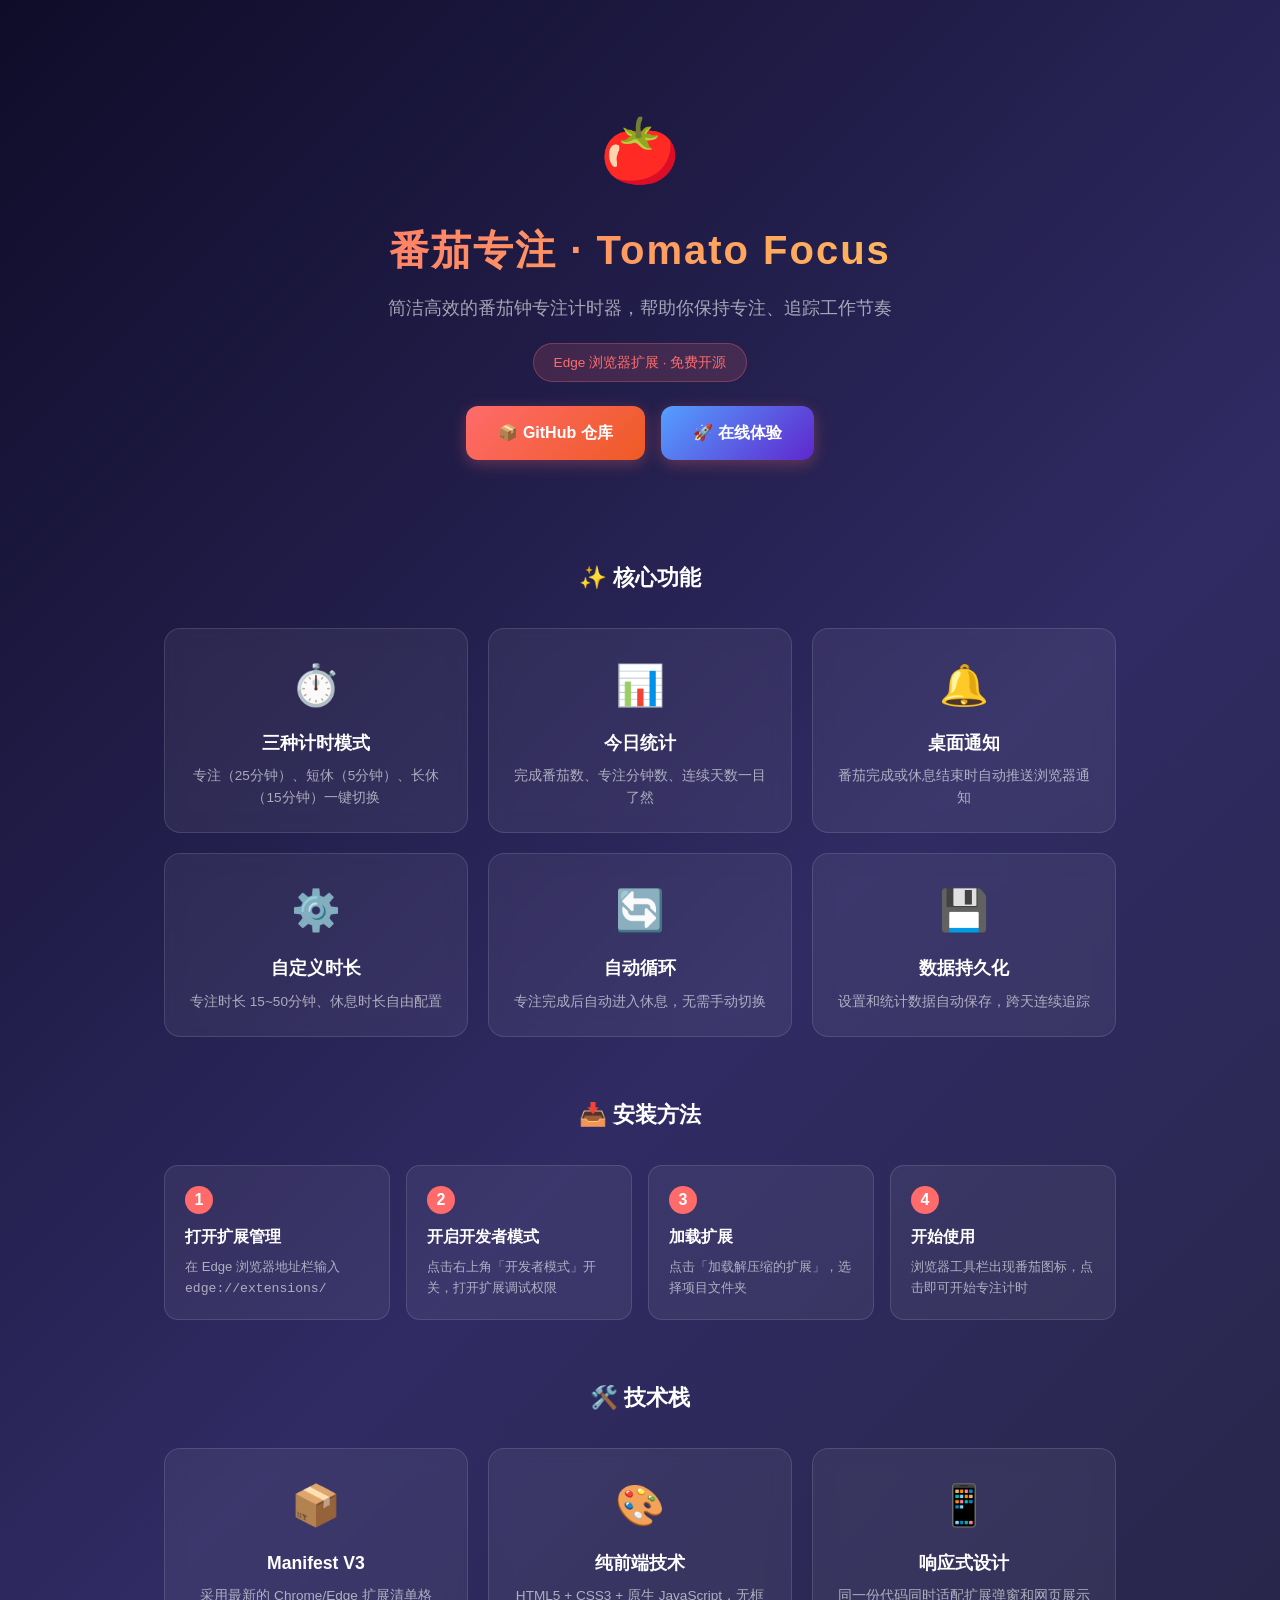
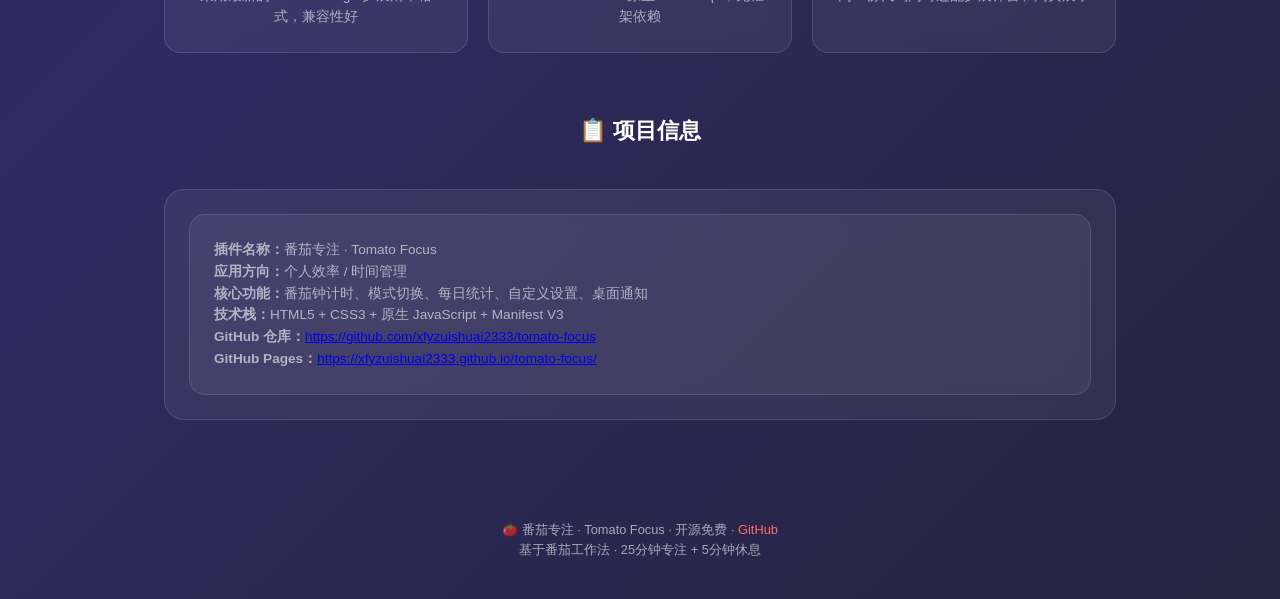
<file: docs/index.html>
<!DOCTYPE html>
<html lang="zh-CN">
<head>
  <meta charset="UTF-8">
  <meta name="viewport" content="width=device-width, initial-scale=1.0">
  <title>番茄专注 · Tomato Focus — Edge 浏览器插件</title>
  <style>
    :root {
      --bg: #0f0c29;
      --bg-mid: #302b63;
      --bg-end: #24243e;
      --card-bg: rgba(255,255,255,0.06);
      --card-border: rgba(255,255,255,0.12);
      --text: #fff;
      --text-muted: rgba(255,255,255,0.6);
      --accent: #ff6b6b;
      --accent2: #feca57;
      --work: #ff6b6b;
      --break: #1dd1a1;
      --long: #54a0ff;
    }
    * { margin:0; padding:0; box-sizing:border-box; }
    body {
      font-family: -apple-system, BlinkMacSystemFont, "PingFang SC", "Microsoft YaHei", sans-serif;
      background: linear-gradient(135deg, var(--bg) 0%, var(--bg-mid) 50%, var(--bg-end) 100%);
      color: var(--text);
      min-height: 100vh;
      line-height: 1.6;
    }
    .container { max-width: 1000px; margin:0 auto; padding: 40px 24px 60px; }

    /* 头部 */
    .hero { text-align: center; padding: 60px 0 40px; }
    .hero-logo { font-size: 4rem; margin-bottom: 16px; }
    .hero h1 {
      font-size: 2.5rem; font-weight: 800; letter-spacing: 2px;
      background: linear-gradient(120deg, var(--accent), var(--accent2), var(--accent));
      background-size: 200% auto;
      -webkit-background-clip: text; background-clip: text;
      -webkit-text-fill-color: transparent;
      animation: shine 4s linear infinite;
    }
    @keyframes shine { to { background-position: 200% center; } }
    .hero p { font-size: 1.1rem; color: var(--text-muted); margin-top: 12px; }
    .hero-badge {
      display: inline-block; margin-top: 20px; padding: 8px 20px;
      background: rgba(255,107,107,0.15); border: 1px solid rgba(255,107,107,0.3);
      border-radius: 20px; font-size: 0.85rem; color: var(--accent);
    }

    /* 按钮 */
    .cta {
      display: inline-block; margin-top: 24px;
      padding: 14px 32px; border-radius: 12px;
      background: linear-gradient(135deg, var(--accent), #ee5a24);
      color: #fff; font-size: 1rem; font-weight: 700;
      text-decoration: none; box-shadow: 0 4px 15px rgba(255,107,107,0.3);
      transition: all 0.3s;
    }
    .cta:hover { transform: translateY(-2px); box-shadow: 0 6px 25px rgba(255,107,107,0.4); }

    /* 功能卡片 */
    .section-title {
      font-size: 1.4rem; font-weight: 700; text-align: center;
      margin: 60px 0 32px;
    }
    .features { display: grid; grid-template-columns: repeat(auto-fit, minmax(260px,1fr)); gap: 20px; }
    .feature-card {
      background: var(--card-bg); border: 1px solid var(--card-border);
      border-radius: 16px; padding: 24px; text-align: center;
      backdrop-filter: blur(10px); transition: transform 0.3s;
    }
    .feature-card:hover { transform: translateY(-4px); }
    .feature-icon { font-size: 2.5rem; margin-bottom: 12px; }
    .feature-card h3 { font-size: 1.1rem; margin-bottom: 8px; }
    .feature-card p { font-size: 0.85rem; color: var(--text-muted); }

    /* 截图展示 */
    .screenshot-section {
      background: var(--card-bg); border: 1px solid var(--card-border);
      border-radius: 20px; padding: 24px; margin-top: 40px;
      text-align: center;
    }
    .screenshot-section h2 { font-size: 1.3rem; margin-bottom: 16px; }
    .screenshot-frame {
      background: #000; border-radius: 16px; padding: 8px;
      display: inline-block; max-width: 100%;
    }
    .screenshot-frame img {
      border-radius: 12px; max-width: 100%; display: block;
    }

    /* 安装步骤 */
    .steps { display: grid; grid-template-columns: repeat(auto-fit, minmax(200px,1fr)); gap: 16px; margin-top: 32px; }
    .step-card {
      background: var(--card-bg); border: 1px solid var(--card-border);
      border-radius: 14px; padding: 20px;
    }
    .step-num {
      display: inline-block; width: 28px; height: 28px;
      background: var(--accent); border-radius: 50%;
      text-align: center; line-height: 28px; font-weight: 700;
      margin-bottom: 10px;
    }
    .step-card h4 { font-size: 1rem; margin-bottom: 6px; }
    .step-card p { font-size: 0.82rem; color: var(--text-muted); }

    /* 页脚 */
    footer { text-align: center; padding: 40px 0; font-size: 0.8rem; color: var(--text-muted); }
    footer a { color: var(--accent); text-decoration: none; }
  </style>
</head>
<body>
  <div class="container">
    <!-- 头部 -->
    <section class="hero">
      <div class="hero-logo">🍅</div>
      <h1>番茄专注 · Tomato Focus</h1>
      <p>简洁高效的番茄钟专注计时器，帮助你保持专注、追踪工作节奏</p>
      <div class="hero-badge">Edge 浏览器扩展 · 免费开源</div>
      <br>
      <a class="cta" href="https://github.com/xfyzuishuai2333/tomato-focus" target="_blank">📦 GitHub 仓库</a>
      <a class="cta" href="https://xfyzuishuai2333.github.io/tomato-focus/popup.html" target="_blank" style="margin-left:12px;background:linear-gradient(135deg,#54a0ff,#5f27cd);">🚀 在线体验</a>
    </section>

    <!-- 功能介绍 -->
    <h2 class="section-title">✨ 核心功能</h2>
    <div class="features">
      <div class="feature-card">
        <div class="feature-icon">⏱️</div>
        <h3>三种计时模式</h3>
        <p>专注（25分钟）、短休（5分钟）、长休（15分钟）一键切换</p>
      </div>
      <div class="feature-card">
        <div class="feature-icon">📊</div>
        <h3>今日统计</h3>
        <p>完成番茄数、专注分钟数、连续天数一目了然</p>
      </div>
      <div class="feature-card">
        <div class="feature-icon">🔔</div>
        <h3>桌面通知</h3>
        <p>番茄完成或休息结束时自动推送浏览器通知</p>
      </div>
      <div class="feature-card">
        <div class="feature-icon">⚙️</div>
        <h3>自定义时长</h3>
        <p>专注时长 15~50分钟、休息时长自由配置</p>
      </div>
      <div class="feature-card">
        <div class="feature-icon">🔄</div>
        <h3>自动循环</h3>
        <p>专注完成后自动进入休息，无需手动切换</p>
      </div>
      <div class="feature-card">
        <div class="feature-icon">💾</div>
        <h3>数据持久化</h3>
        <p>设置和统计数据自动保存，跨天连续追踪</p>
      </div>
    </div>

    <!-- 安装步骤 -->
    <h2 class="section-title">📥 安装方法</h2>
    <div class="steps">
      <div class="step-card">
        <div class="step-num">1</div>
        <h4>打开扩展管理</h4>
        <p>在 Edge 浏览器地址栏输入 <code>edge://extensions/</code></p>
      </div>
      <div class="step-card">
        <div class="step-num">2</div>
        <h4>开启开发者模式</h4>
        <p>点击右上角「开发者模式」开关，打开扩展调试权限</p>
      </div>
      <div class="step-card">
        <div class="step-num">3</div>
        <h4>加载扩展</h4>
        <p>点击「加载解压缩的扩展」，选择项目文件夹</p>
      </div>
      <div class="step-card">
        <div class="step-num">4</div>
        <h4>开始使用</h4>
        <p>浏览器工具栏出现番茄图标，点击即可开始专注计时</p>
      </div>
    </div>

    <!-- 技术栈 -->
    <h2 class="section-title">🛠️ 技术栈</h2>
    <div class="features">
      <div class="feature-card">
        <div class="feature-icon">📦</div>
        <h3>Manifest V3</h3>
        <p>采用最新的 Chrome/Edge 扩展清单格式，兼容性好</p>
      </div>
      <div class="feature-card">
        <div class="feature-icon">🎨</div>
        <h3>纯前端技术</h3>
        <p>HTML5 + CSS3 + 原生 JavaScript，无框架依赖</p>
      </div>
      <div class="feature-card">
        <div class="feature-icon">📱</div>
        <h3>响应式设计</h3>
        <p>同一份代码同时适配扩展弹窗和网页展示</p>
      </div>
    </div>

    <!-- 项目信息 -->
    <h2 class="section-title">📋 项目信息</h2>
    <div class="screenshot-section">
      <div class="feature-card" style="text-align:left;">
        <p><strong>插件名称：</strong>番茄专注 · Tomato Focus</p>
        <p><strong>应用方向：</strong>个人效率 / 时间管理</p>
        <p><strong>核心功能：</strong>番茄钟计时、模式切换、每日统计、自定义设置、桌面通知</p>
        <p><strong>技术栈：</strong>HTML5 + CSS3 + 原生 JavaScript + Manifest V3</p>
        <p><strong>GitHub 仓库：</strong><a href="https://github.com/xfyzuishuai2333/tomato-focus" target="_blank">https://github.com/xfyzuishuai2333/tomato-focus</a></p>
        <p><strong>GitHub Pages：</strong><a href="https://xfyzuishuai2333.github.io/tomato-focus/" target="_blank">https://xfyzuishuai2333.github.io/tomato-focus/</a></p>
      </div>
    </div>
  </div>

  <footer>
    <p>🍅 番茄专注 · Tomato Focus · 开源免费 · <a href="https://github.com/xfyzuishuai2333/tomato-focus" target="_blank">GitHub</a></p>
    <p>基于番茄工作法 · 25分钟专注 + 5分钟休息</p>
  </footer>
</body>
</html>
</file>
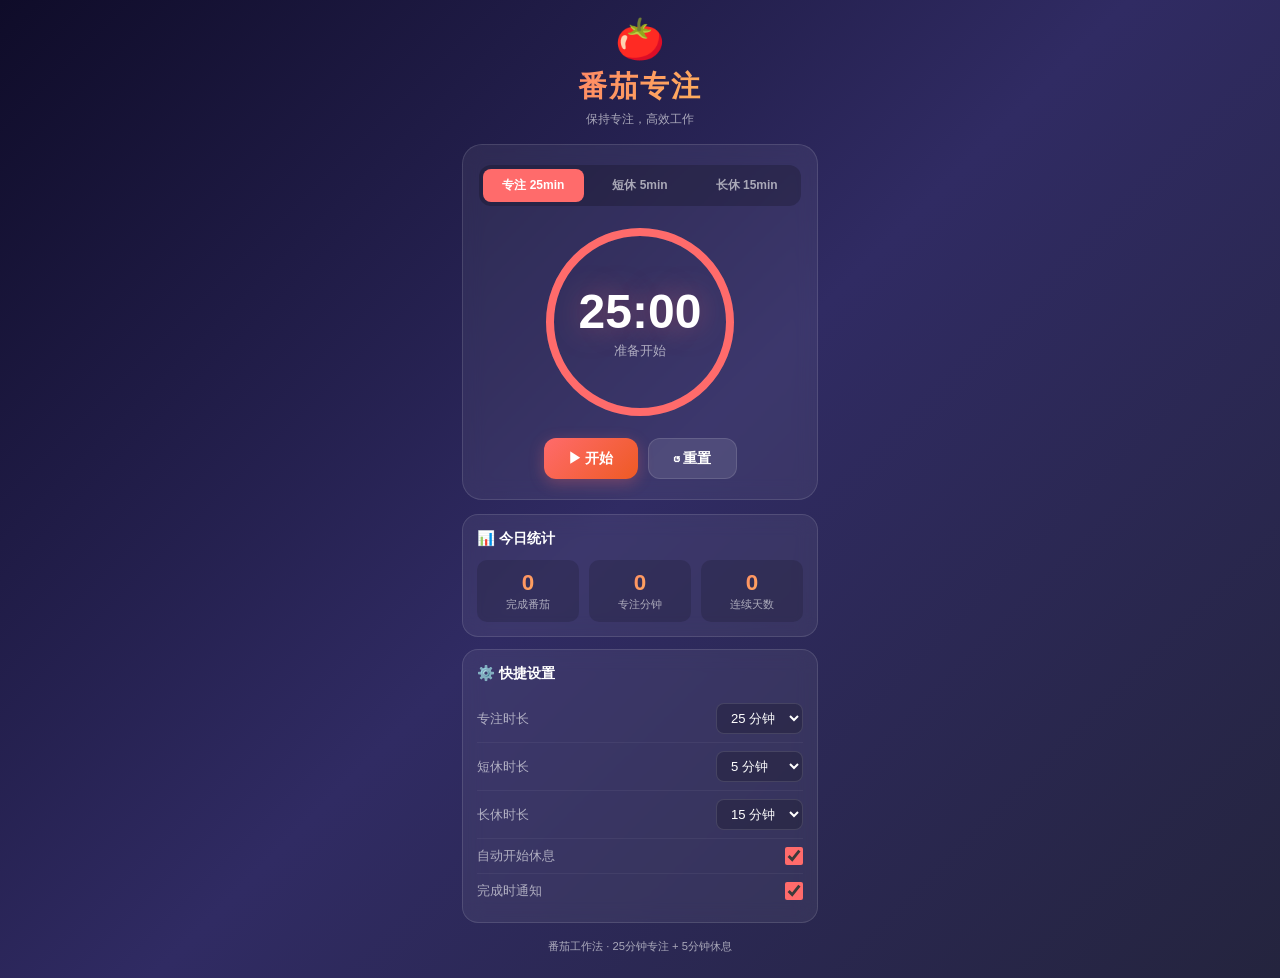
<file: popup.html>
<!DOCTYPE html>
<html lang="zh-CN">
<head>
  <meta charset="UTF-8">
  <meta name="viewport" content="width=device-width, initial-scale=1.0">
  <title>番茄专注 · Tomato Focus</title>
  <link rel="stylesheet" href="popup.css">
</head>
<body class="ext-body">
  <div class="tf-container">
    <!-- 标题 -->
    <header class="tf-header">
      <div class="tf-logo">🍅</div>
      <h1 class="tf-title">番茄专注</h1>
      <p class="tf-subtitle">保持专注，高效工作</p>
    </header>

    <!-- 计时器主体 -->
    <main class="tf-main">
      <div class="tf-timer-card">
        <div class="tf-mode-tabs">
          <button class="tf-mode-btn active" data-mode="work" data-minutes="25">专注 25min</button>
          <button class="tf-mode-btn" data-mode="short" data-minutes="5">短休 5min</button>
          <button class="tf-mode-btn" data-mode="long" data-minutes="15">长休 15min</button>
        </div>

        <div class="tf-timer-display">
          <svg class="tf-progress-ring" width="200" height="200" viewBox="0 0 200 200">
            <circle class="tf-ring-bg" cx="100" cy="100" r="90" fill="none" stroke-width="8"/>
            <circle class="tf-ring-fill" cx="100" cy="100" r="90" fill="none" stroke-width="8" stroke-linecap="round"/>
          </svg>
          <div class="tf-time-text" id="tfTime">25:00</div>
          <div class="tf-status" id="tfStatus">准备开始</div>
        </div>

        <div class="tf-controls">
          <button class="tf-btn tf-btn-primary" id="tfStartBtn">▶ 开始</button>
          <button class="tf-btn tf-btn-secondary" id="tfResetBtn">↺ 重置</button>
        </div>
      </div>

      <!-- 今日统计 -->
      <div class="tf-stats-card">
        <h3 class="tf-stats-title">📊 今日统计</h3>
        <div class="tf-stats-grid">
          <div class="tf-stat-item">
            <div class="tf-stat-value" id="tfTodayPomodoros">0</div>
            <div class="tf-stat-label">完成番茄</div>
          </div>
          <div class="tf-stat-item">
            <div class="tf-stat-value" id="tfTodayMinutes">0</div>
            <div class="tf-stat-label">专注分钟</div>
          </div>
          <div class="tf-stat-item">
            <div class="tf-stat-value" id="tfStreak">0</div>
            <div class="tf-stat-label">连续天数</div>
          </div>
        </div>
      </div>

      <!-- 快捷设置 -->
      <div class="tf-settings-card">
        <h3 class="tf-settings-title">⚙️ 快捷设置</h3>
        <div class="tf-setting-row">
          <label>专注时长</label>
          <select id="tfWorkDuration">
            <option value="15">15 分钟</option>
            <option value="25" selected>25 分钟</option>
            <option value="30">30 分钟</option>
            <option value="45">45 分钟</option>
            <option value="50">50 分钟</option>
          </select>
        </div>
        <div class="tf-setting-row">
          <label>短休时长</label>
          <select id="tfShortDuration">
            <option value="3">3 分钟</option>
            <option value="5" selected>5 分钟</option>
            <option value="10">10 分钟</option>
          </select>
        </div>
        <div class="tf-setting-row">
          <label>长休时长</label>
          <select id="tfLongDuration">
            <option value="10">10 分钟</option>
            <option value="15" selected>15 分钟</option>
            <option value="20">20 分钟</option>
            <option value="30">30 分钟</option>
          </select>
        </div>
        <div class="tf-setting-row">
          <label>自动开始休息</label>
          <input type="checkbox" id="tfAutoBreak" checked>
        </div>
        <div class="tf-setting-row">
          <label>完成时通知</label>
          <input type="checkbox" id="tfNotify" checked>
        </div>
      </div>
    </main>

    <footer class="tf-footer">
      番茄工作法 · 25分钟专注 + 5分钟休息
    </footer>
  </div>

  <script src="popup.js"></script>
</body>
</html>
</file>
<file: popup.css>
/* ================= 基础 ================= */
* { margin: 0; padding: 0; box-sizing: border-box; }

:root {
  --bg-start: #0f0c29;
  --bg-mid: #302b63;
  --bg-end: #24243e;
  --card-bg: rgba(255, 255, 255, 0.06);
  --card-border: rgba(255, 255, 255, 0.12);
  --text: #ffffff;
  --text-muted: rgba(255, 255, 255, 0.6);
  --accent: #ff6b6b;
  --accent2: #feca57;
  --work: #ff6b6b;
  --break: #1dd1a1;
  --long: #54a0ff;
}

body {
  font-family: -apple-system, BlinkMacSystemFont, "PingFang SC", "Microsoft YaHei", sans-serif;
  background: linear-gradient(135deg, var(--bg-start) 0%, var(--bg-mid) 50%, var(--bg-end) 100%);
  color: var(--text);
  min-height: 100vh;
}

/* 扩展模式限制宽度；网页模式全屏 */
.ext-body .tf-container { max-width: 380px; margin: 0 auto; padding: 16px 12px 24px; }
body:not(.ext-body) .tf-container { max-width: 900px; margin: 0 auto; padding: 40px 24px 60px; }

/* ================= 标题 ================= */
.tf-header { text-align: center; margin-bottom: 16px; }
.tf-logo { font-size: 2.5rem; margin-bottom: 4px; }
.tf-title {
  font-size: clamp(1.3rem, 5vw, 1.8rem);
  font-weight: 800;
  letter-spacing: 2px;
  background: linear-gradient(120deg, #ff6b6b 0%, #feca57 50%, #ff6b6b 100%);
  background-size: 200% auto;
  -webkit-background-clip: text;
  background-clip: text;
  -webkit-text-fill-color: transparent;
  animation: tfShine 4s linear infinite;
}
@keyframes tfShine { to { background-position: 200% center; } }
.tf-subtitle { font-size: 0.75rem; color: var(--text-muted); margin-top: 4px; }

/* ================= 计时器卡片 ================= */
.tf-timer-card {
  background: var(--card-bg);
  border: 1px solid var(--card-border);
  border-radius: 20px;
  padding: 20px 16px;
  margin-bottom: 14px;
  backdrop-filter: blur(10px);
}

.tf-mode-tabs {
  display: flex; gap: 6px; margin-bottom: 16px;
  background: rgba(0,0,0,0.2); border-radius: 12px; padding: 4px;
}
.tf-mode-btn {
  flex: 1; padding: 8px 4px; border: none; border-radius: 8px;
  background: transparent; color: var(--text-muted);
  font-size: 0.75rem; font-weight: 600; cursor: pointer;
  transition: all 0.3s;
}
.tf-mode-btn.active { background: var(--accent); color: #fff; }
.tf-mode-btn[data-mode="short"].active { background: var(--break); }
.tf-mode-btn[data-mode="long"].active { background: var(--long); }

.tf-timer-display {
  position: relative; width: 200px; height: 200px; margin: 0 auto 16px;
  display: flex; flex-direction: column; align-items: center; justify-content: center;
}
.tf-progress-ring { position: absolute; transform: rotate(-90deg); }
.tf-ring-bg { stroke: rgba(255,255,255,0.08); }
.tf-ring-fill {
  stroke: var(--work);
  stroke-dasharray: 565.48;
  stroke-dashoffset: 0;
  transition: stroke-dashoffset 1s linear, stroke 0.3s;
}
.tf-ring-fill.break { stroke: var(--break); }
.tf-ring-fill.long { stroke: var(--long); }

.tf-time-text {
  font-size: 3rem; font-weight: 800; font-variant-numeric: tabular-nums;
  text-shadow: 0 0 30px rgba(255,107,107,0.4);
}
.tf-status { font-size: 0.8rem; color: var(--text-muted); margin-top: 4px; }

.tf-controls { display: flex; gap: 10px; justify-content: center; }
.tf-btn {
  padding: 10px 24px; border: none; border-radius: 12px;
  font-size: 0.9rem; font-weight: 700; cursor: pointer;
  transition: all 0.2s;
}
.tf-btn-primary {
  background: linear-gradient(135deg, var(--accent), #ee5a24);
  color: #fff; box-shadow: 0 4px 15px rgba(255,107,107,0.3);
}
.tf-btn-primary:hover { transform: translateY(-2px); box-shadow: 0 6px 20px rgba(255,107,107,0.4); }
.tf-btn-secondary {
  background: rgba(255,255,255,0.1); color: var(--text);
  border: 1px solid var(--card-border);
}
.tf-btn-secondary:hover { background: rgba(255,255,255,0.15); }

/* ================= 统计卡片 ================= */
.tf-stats-card, .tf-settings-card {
  background: var(--card-bg); border: 1px solid var(--card-border);
  border-radius: 16px; padding: 14px; margin-bottom: 12px;
  backdrop-filter: blur(10px);
}
.tf-stats-title, .tf-settings-title {
  font-size: 0.9rem; font-weight: 700; margin-bottom: 12px;
}

.tf-stats-grid { display: grid; grid-template-columns: repeat(3, 1fr); gap: 10px; }
.tf-stat-item {
  text-align: center; padding: 10px;
  background: rgba(0,0,0,0.15); border-radius: 10px;
}
.tf-stat-value {
  font-size: 1.4rem; font-weight: 800;
  background: linear-gradient(120deg, var(--accent), var(--accent2));
  -webkit-background-clip: text; background-clip: text; -webkit-text-fill-color: transparent;
}
.tf-stat-label { font-size: 0.68rem; color: var(--text-muted); margin-top: 2px; }

/* ================= 设置 ================= */
.tf-setting-row {
  display: flex; align-items: center; justify-content: space-between;
  padding: 8px 0; border-bottom: 1px solid rgba(255,255,255,0.05);
}
.tf-setting-row:last-child { border-bottom: none; }
.tf-setting-row label { font-size: 0.82rem; color: var(--text-muted); }
.tf-setting-row select, .tf-setting-row input[type="checkbox"] {
  padding: 6px 10px; background: rgba(0,0,0,0.2); border: 1px solid var(--card-border);
  border-radius: 8px; color: var(--text); font-size: 0.82rem; cursor: pointer;
}
.tf-setting-row select:focus { outline: none; border-color: var(--accent); }
.tf-setting-row input[type="checkbox"] { width: 18px; height: 18px; accent-color: var(--accent); }

/* ================= 页脚 ================= */
.tf-footer { text-align: center; font-size: 0.7rem; color: var(--text-muted); margin-top: 16px; }

/* ================= 网页模式增强 ================= */
body:not(.ext-body) .tf-timer-card { padding: 30px; }
body:not(.ext-body) .tf-timer-display { width: 240px; height: 240px; }
body:not(.ext-body) .tf-time-text { font-size: 3.5rem; }
</file>
